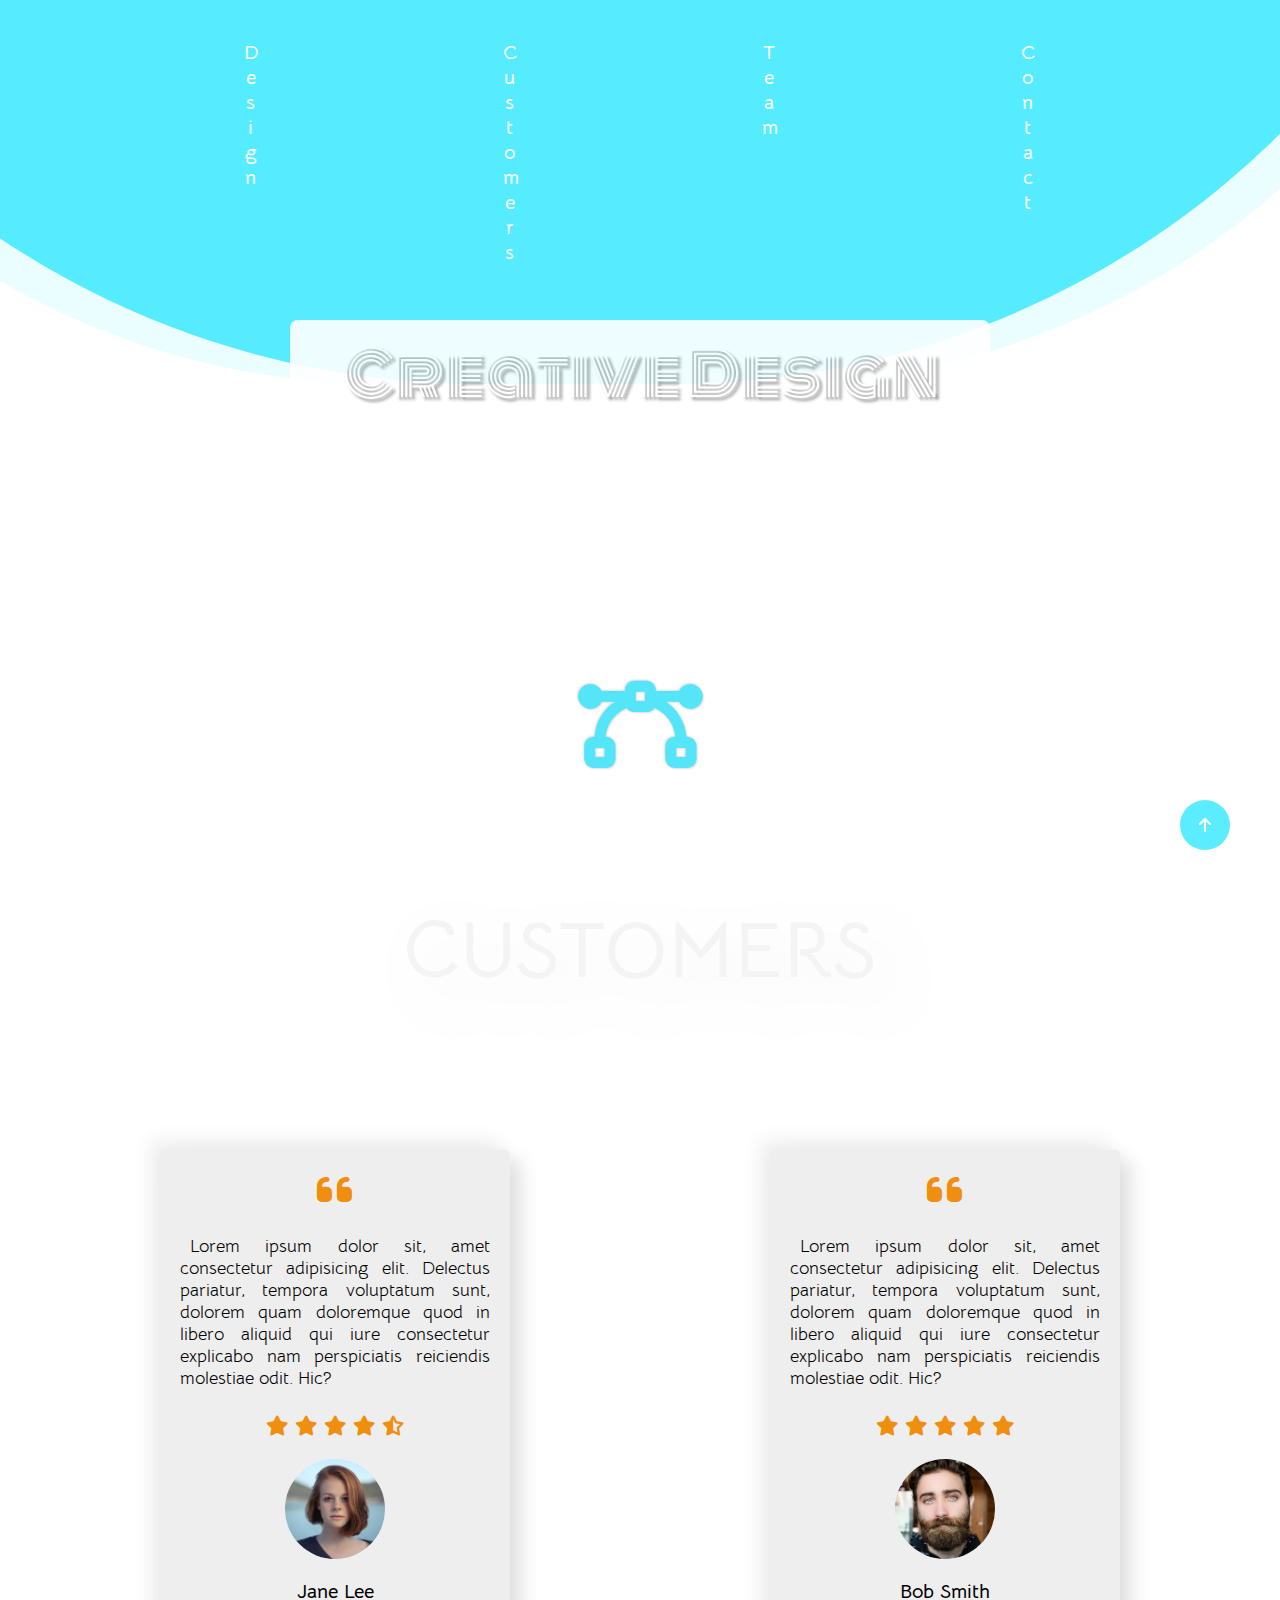
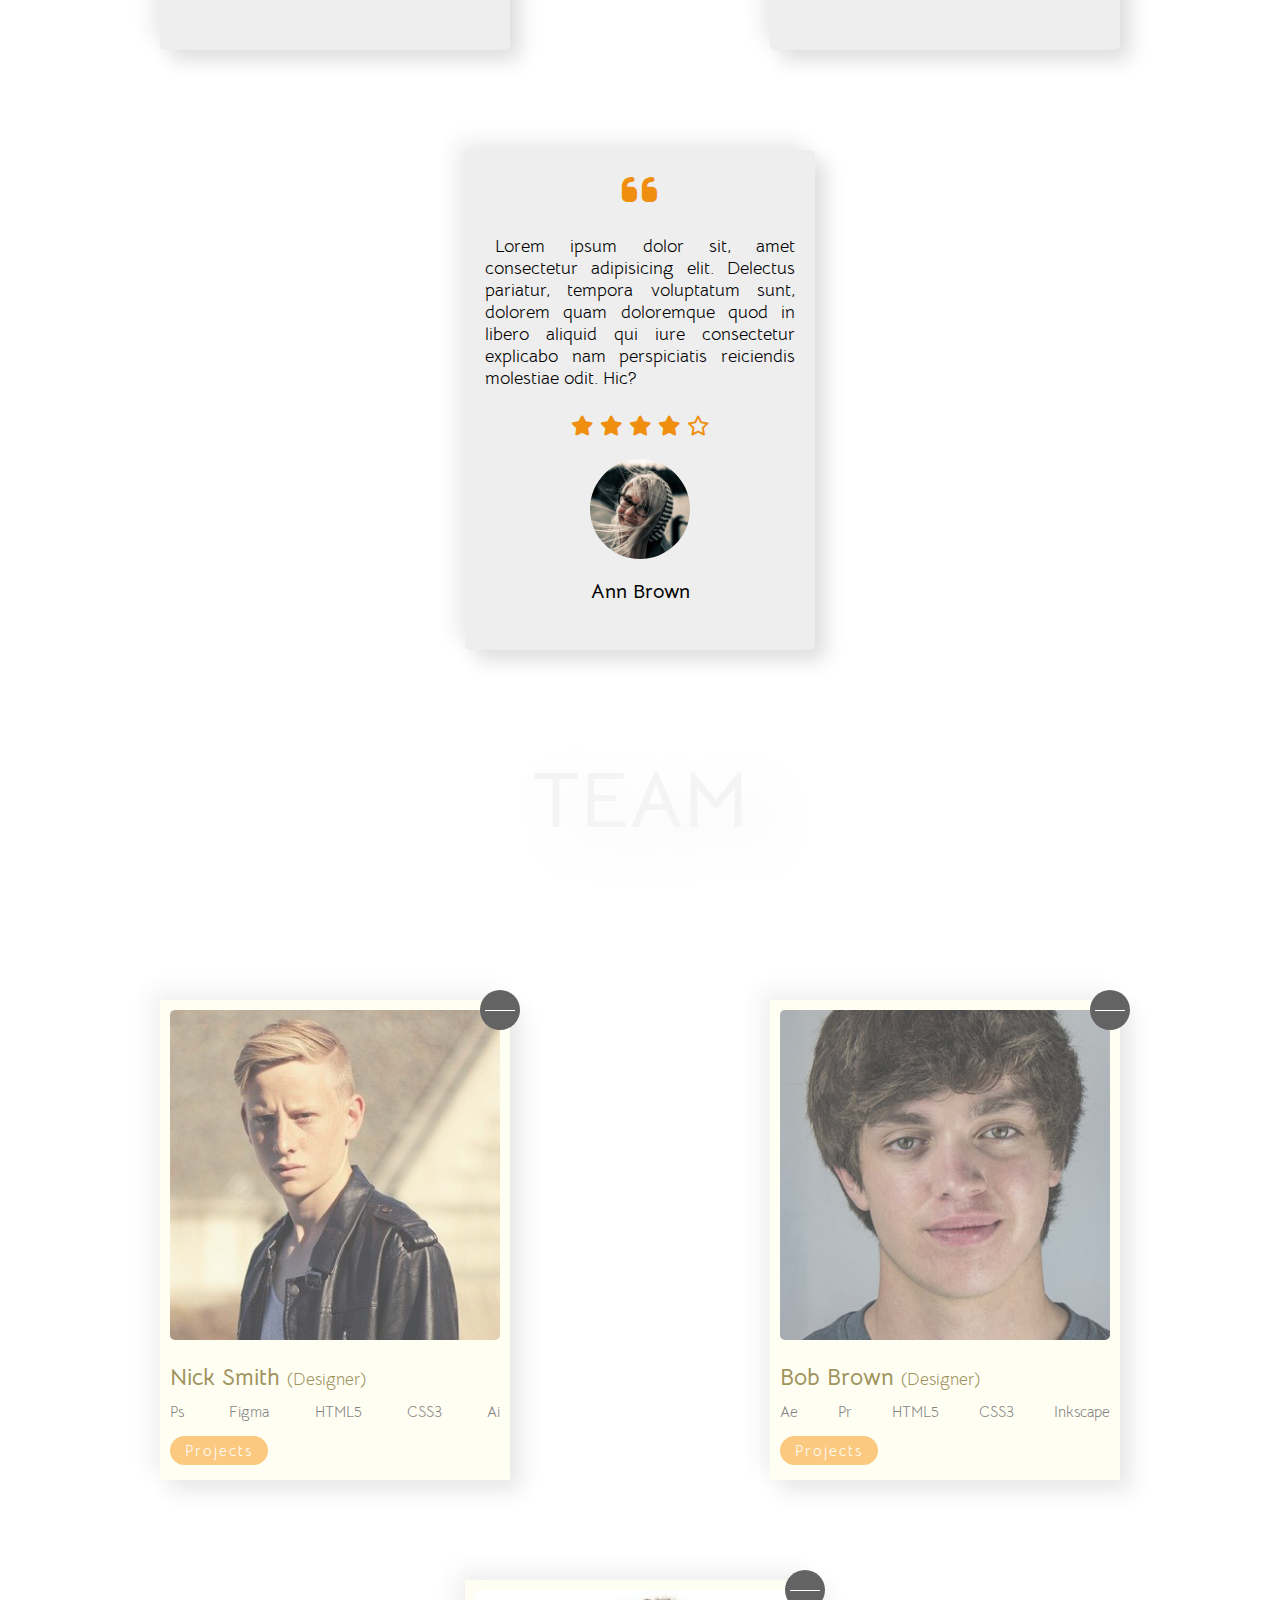
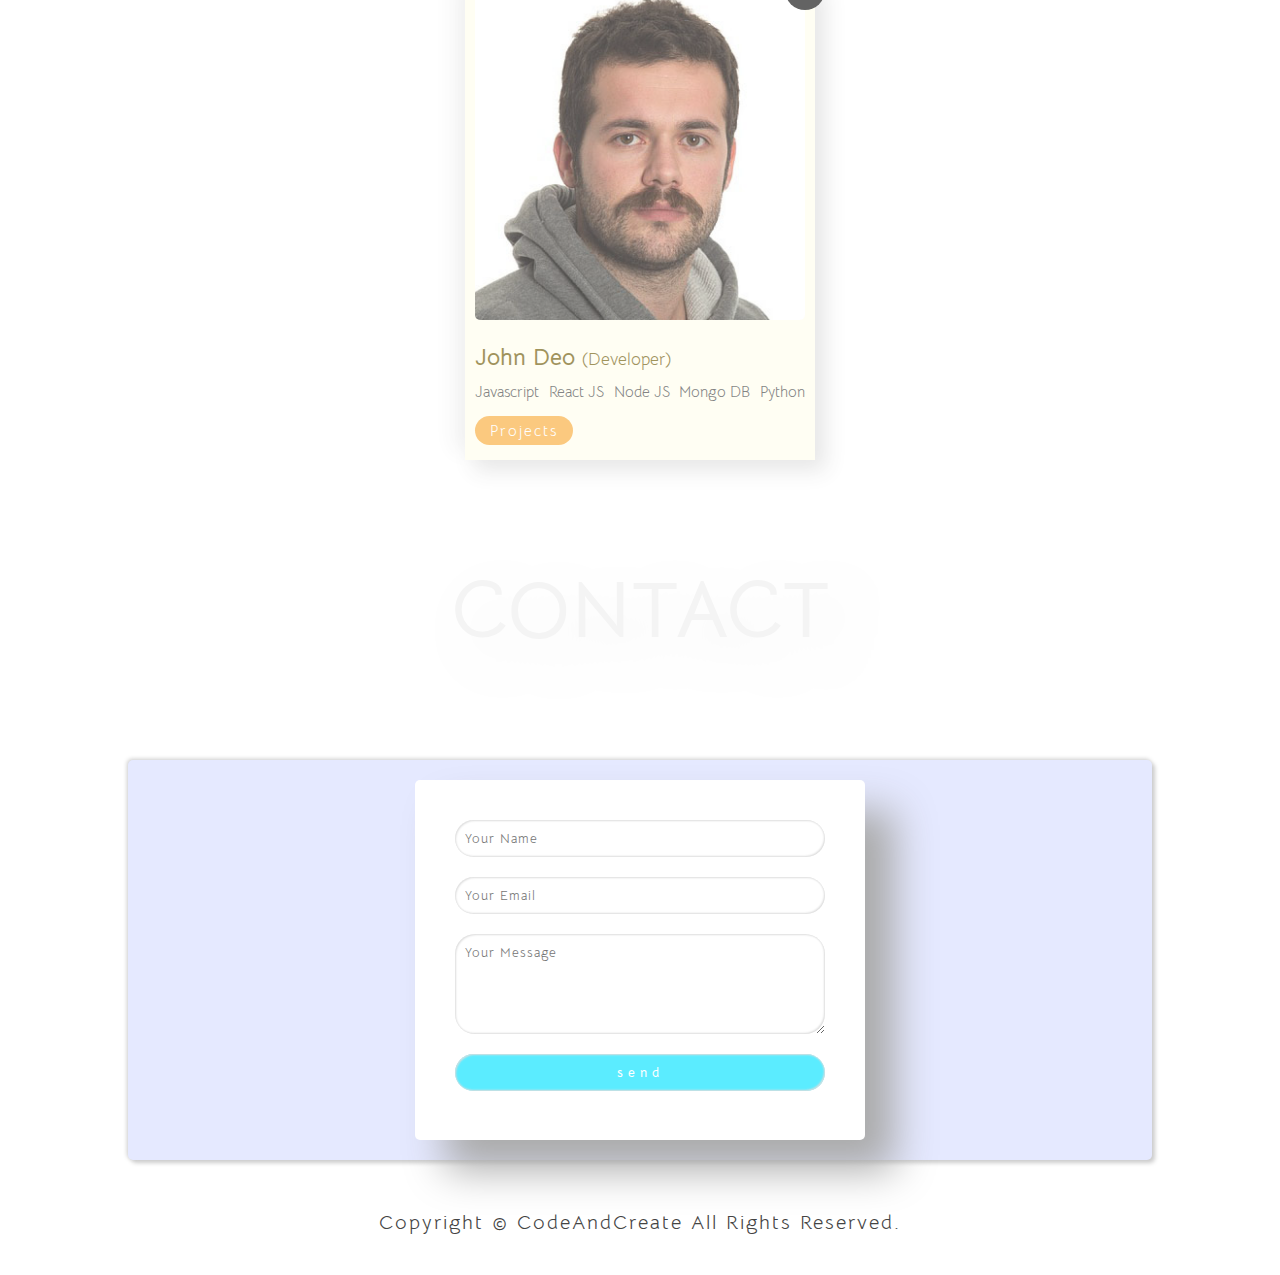
<file: creative-design/index.html>
<!DOCTYPE html>
<html lang="en">
  <head>
    <meta charset="UTF-8" />
    <meta http-equiv="X-UA-Compatible" content="IE=edge" />
    <meta name="viewport" content="width=device-width, initial-scale=1.0" />
    <title>Creative Design</title>
    <link rel="stylesheet" href="styles.css" />
    <link
      rel="stylesheet"
      href="https://cdnjs.cloudflare.com/ajax/libs/font-awesome/6.1.2/css/all.min.css"
    />
  </head>
  <body>
    <div class="container">
      <!-- Section-1 -->
      <section class="section-1" id="home">
        <nav class="navbar">
          <a href="#home" class="navbar-link">Design</a>
          <a href="#customers" class="navbar-link">Customers</a>
          <a href="#team" class="navbar-link">Team</a>
          <a href="#contact" class="navbar-link">Contact</a>
        </nav>
        <div class="floating-bg"></div>
        <h1 class="section-1-heading">Creative Design</h1>
        <div class="logo">
          <i class="fas fa-bezier-curve"></i>
        </div>
      </section>
      <!-- End of Section-1 -->

      <!-- Section-2 -->
      <section class="section-2" id="customers">
        <h1 class="section-heading">Customers</h1>
        <div class="customers-wrapper">
          <div class="customer">
            <i class="fas fa-quote-left"></i>
            <p class="customer-text">
              Lorem ipsum dolor sit, amet consectetur adipisicing elit. Delectus
              pariatur, tempora voluptatum sunt, dolorem quam doloremque quod in
              libero aliquid qui iure consectetur explicabo nam perspiciatis
              reiciendis molestiae odit. Hic?
            </p>
            <div class="customer-rating">
              <i class="fas fa-star"></i>
              <i class="fas fa-star"></i>
              <i class="fas fa-star"></i>
              <i class="fas fa-star"></i>
              <i class="fas fa-star-half-alt"></i>
            </div>
            <img
              src="images/customer-img-1.jpg"
              alt="customer-1"
              class="customer-img"
            />
            <h4 class="customer-name">Jane Lee</h4>
          </div>

          <div class="customer">
            <i class="fas fa-quote-left"></i>
            <p class="customer-text">
              Lorem ipsum dolor sit, amet consectetur adipisicing elit. Delectus
              pariatur, tempora voluptatum sunt, dolorem quam doloremque quod in
              libero aliquid qui iure consectetur explicabo nam perspiciatis
              reiciendis molestiae odit. Hic?
            </p>
            <div class="customer-rating">
              <i class="fas fa-star"></i>
              <i class="fas fa-star"></i>
              <i class="fas fa-star"></i>
              <i class="fas fa-star"></i>
              <i class="fas fa-star"></i>
            </div>
            <img
              src="images/customer-img-2.jpg"
              alt="customer-2"
              class="customer-img"
            />
            <h4 class="customer-name">Bob Smith</h4>
          </div>

          <div class="customer">
            <i class="fas fa-quote-left"></i>
            <p class="customer-text">
              Lorem ipsum dolor sit, amet consectetur adipisicing elit. Delectus
              pariatur, tempora voluptatum sunt, dolorem quam doloremque quod in
              libero aliquid qui iure consectetur explicabo nam perspiciatis
              reiciendis molestiae odit. Hic?
            </p>
            <div class="customer-rating">
              <i class="fas fa-star"></i>
              <i class="fas fa-star"></i>
              <i class="fas fa-star"></i>
              <i class="fas fa-star"></i>
              <i class="far fa-star"></i>
            </div>
            <img
              src="images/customer-img-3.jpg"
              alt="customer-3"
              class="customer-img"
            />
            <h4 class="customer-name">Ann Brown</h4>
          </div>
        </div>
      </section>
      <!-- End of Section-2 -->

      <!-- Section-3 -->
      <section class="section-3" id="team">
        <h1 class="section-heading">Team</h1>
        <div class="team-wrapper">
          <div class="team-member">
            <img
              src="images/team-member-1.jpg"
              alt="team-member-1"
              class="team-member-img"
            />
            <h2 class="team-member-name">Nick Smith <span>(Designer)</span></h2>
            <ul class="team-member-skills">
              <li>Ps</li>
              <li>Figma</li>
              <li>HTML5</li>
              <li>CSS3</li>
              <li>Ai</li>
            </ul>
            <a href="#" class="projects-btn">Projects</a>
            <div class="story-btn" title="My Story">
              <div class="story-btn-line"></div>
            </div>
            <div class="story">
              <h4 class="story-heading">About Me</h4>
              <p class="story-paragraph">
                Lorem ipsum dolor, sit amet consectetur adipisicing elit. Unde
                quia obcaecati laborum eos fuga ipsam quod porro sequi assumenda
                alias!
              </p>
            </div>
          </div>

          <div class="team-member">
            <img
              src="images/team-member-2.jpg"
              alt="team-member-2"
              class="team-member-img"
            />
            <h2 class="team-member-name">Bob Brown <span>(Designer)</span></h2>
            <ul class="team-member-skills">
              <li>Ae</li>
              <li>Pr</li>
              <li>HTML5</li>
              <li>CSS3</li>
              <li>Inkscape</li>
            </ul>
            <a href="#" class="projects-btn">Projects</a>
            <div class="story-btn" title="My Story">
              <div class="story-btn-line"></div>
            </div>
            <div class="story">
              <h4 class="story-heading">About Me</h4>
              <p class="story-paragraph">
                Lorem ipsum dolor, sit amet consectetur adipisicing elit. Unde
                quia obcaecati laborum eos fuga ipsam quod porro sequi assumenda
                alias!
              </p>
            </div>
          </div>

          <div class="team-member">
            <img
              src="images/team-member-3.jpg"
              alt="team-member-3"
              class="team-member-img"
            />
            <h2 class="team-member-name">John Deo <span>(Developer)</span></h2>
            <ul class="team-member-skills">
              <li>Javascript</li>
              <li>React JS</li>
              <li>Node JS</li>
              <li>Mongo DB</li>
              <li>Python</li>
            </ul>
            <a href="#" class="projects-btn">Projects</a>
            <div class="story-btn" title="My Story">
              <div class="story-btn-line"></div>
            </div>
            <div class="story">
              <h4 class="story-heading">About Me</h4>
              <p class="story-paragraph">
                Lorem ipsum dolor, sit amet consectetur adipisicing elit. Unde
                quia obcaecati laborum eos fuga ipsam quod porro sequi assumenda
                alias!
              </p>
            </div>
          </div>
        </div>
      </section>
      <!-- End of Section-3 -->

      <!-- Section-4 -->
      <section class="section-4" id="contact">
        <h1 class="section-heading">Contact</h1>
        <div class="form-container">
          <img src="images/form-img.png" alt="form img" class="form-img" />
          <form action="#" class="contact-form">
            <input type="text" placeholder="Your Name" />
            <input type="email" placeholder="Your Email" />
            <textarea placeholder="Your Message"></textarea>

            <input type="submit" value="send" />
          </form>
        </div>
        <p class="copyright">
          Copyright &copy; CodeAndCreate All Rights Reserved.
        </p>
      </section>
      <!-- End of Section-4 -->

      <a href="#home" class="scroll-up-btn">
        <i class="fas fa-arrow-up"></i>
      </a>
    </div>
    <script src="script.js"></script>
  </body>
</html>
</file>
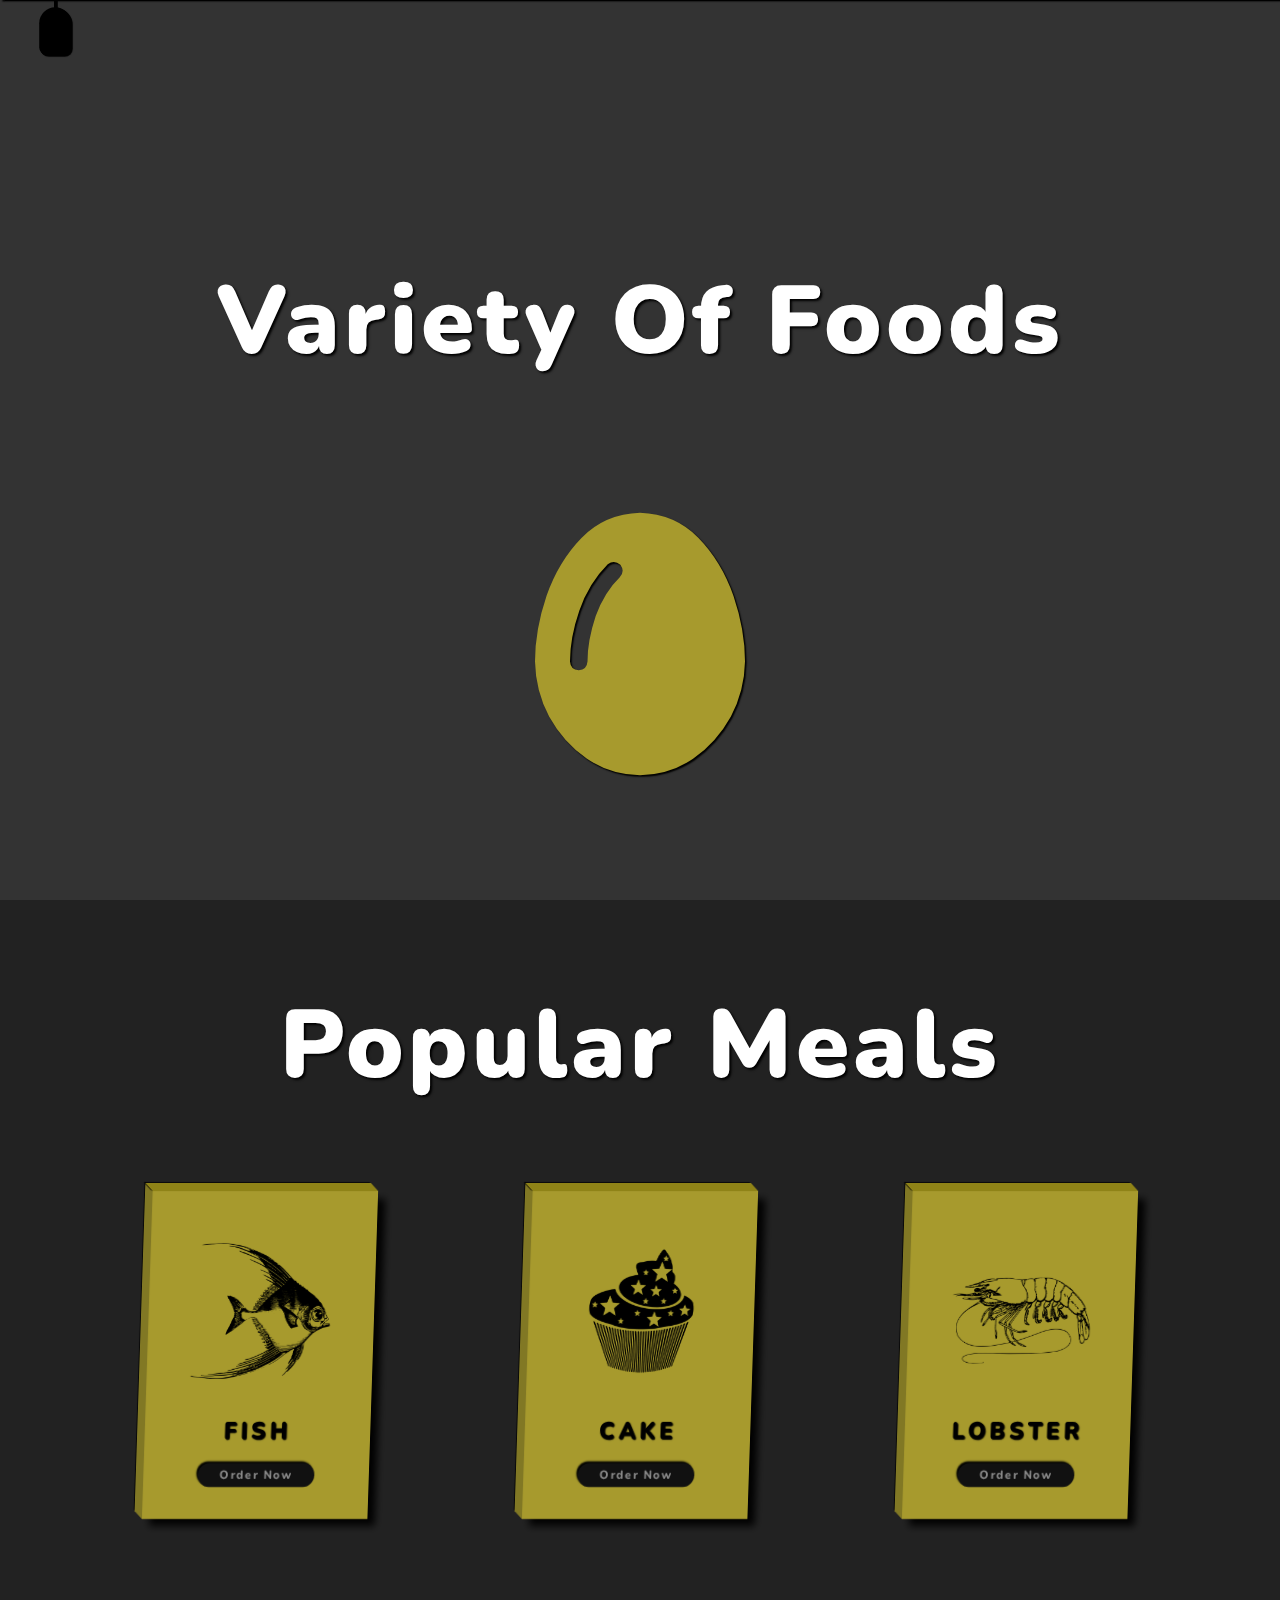
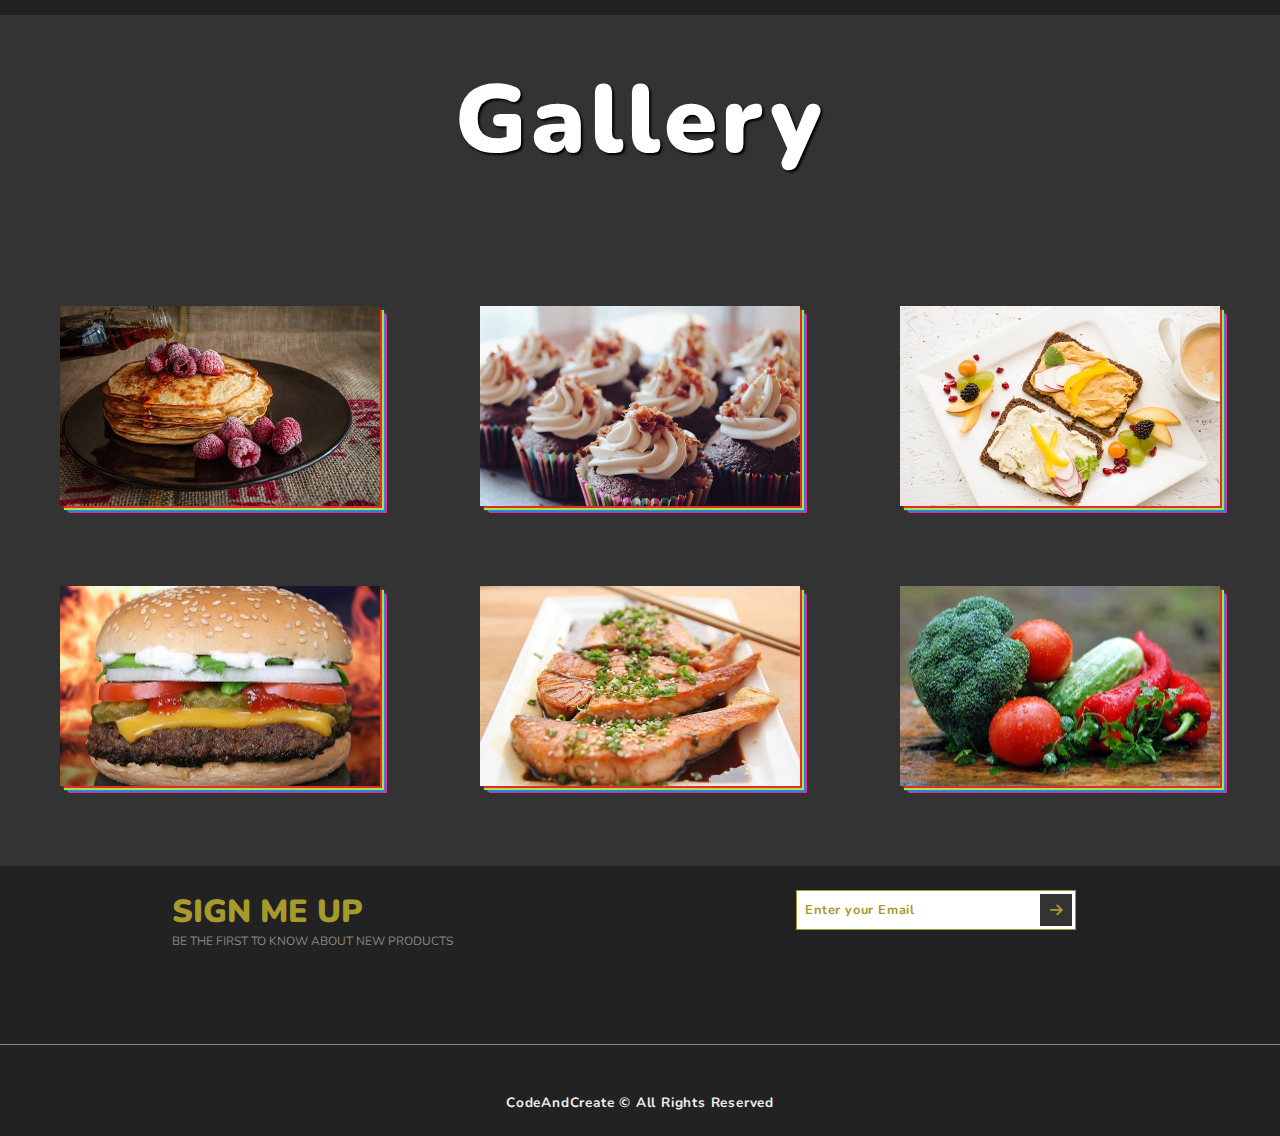
<file: food-website/index.html>
<!DOCTYPE html>
<html lang="en">
  <head>
    <meta charset="UTF-8" />
    <meta http-equiv="X-UA-Compatible" content="IE=edge" />
    <meta name="viewport" content="width=device-width, initial-scale=1.0" />
    <title>Foods</title>
    <link rel="stylesheet" href="styles.css" />
    <link
      rel="stylesheet"
      href="https://cdnjs.cloudflare.com/ajax/libs/font-awesome/6.1.2/css/all.min.css"
    />
  </head>
  <body>
    <!-- Navbar -->
    <div class="navbar target">
        <a href="#" class="navbar-link">
            <i class="fas fa-home"></i>
            <span>Home</span>
        </a>

        <a href="#" class="navbar-link">
            <i class="fas fa-utensils"></i>
            <span>Meals</span>
        </a>

        <a href="#" class="navbar-link">
            <i class="fas fa-hamburger"></i>
            <span>Burger</span>
        </a>

        <a href="#" class="navbar-link">
            <i class="fas fa-pizza-slice"></i>
            <span>Pizza</span>
        </a>

        <a href="#" class="navbar-link">
            <i class="fas fa-blender-phone"></i>
            <span>Contact</span>
        </a>
    </div>
    <div class="menu target"></div>
    <!-- End of Navbar -->

    <div class="" container>
      <!-- Section-1 -->
      <section class="section-1">
        <h1 class="section-heading">Variety of Foods</h1>

        <div class="section-1-icons">
          <i class="fas fa-egg change"></i>
          <i class="fas fa-stroopwafel"></i>
          <i class="fas fa-cheese"></i>
          <i class="fas fa-hotdog"></i>
          <i class="fas fa-drumstick-bite"></i>
          <i class="fas fa-apple-alt"></i>
          <i class="fas fa-ice-cream"></i>
          <i class="fas fa-fish"></i>
          <i class="fas fa-cookie"></i>
          <i class="fas fa-seedling"></i>
        </div>
      </section>
      <!-- End of Section-1 -->

      <!-- Section-2 -->
      <section class="section-2"">
        <h1 class="section-heading">Popular Meals</h1>
        <div class="cards-container">
            <div class="card">
                <img src="images/card-img-1.png" alt="Fish" class="card-img">
                <h3 class="card-name">Fish</h3>
                <button class="card-btn">Order Now</button>
            </div>

            <div class="card">
                <img src="images/card-img-2.png" alt="Cake" class="card-img">
                <h3 class="card-name">Cake</h3>
                <button class="card-btn">Order Now</button>
            </div>

            <div class="card">
                <img src="images/card-img-3.png" alt="Lobster" class="card-img">
                <h3 class="card-name">Lobster</h3>
                <button class="card-btn">Order Now</button>
            </div>
        </div>
      </section>
      <!-- End of Section-2-->

      <!-- Section-3 -->
      <section class="section-3">
        <h1 class="section-heading">Gallery</h1>
        <div class="gallery">
            <a href="#" class="gallery-link" title="Order Now">
                <img src="images/gallery-img-1.jpg" alt="gallery-img-1" class="food-img">
                <h3 class="food-name">PanCakes</h3>
                <p class="food-description">Lorem ipsum dolor sit amet consectetur adipisicing elit. Autem, laborum. Lorem ipsum dolor sit, amet consectetur adipisicing elit. Eius, facere! Lorem ipsum dolor sit, amet consectetur adipisicing.</p>
            </a>

              <a href="#" class="gallery-link" title="Order Now">
                <img src="images/gallery-img-2.jpg" alt="gallery-img-2" class="food-img">
                <h3 class="food-name">Cup Cakes</h3>
                <p class="food-description">Lorem ipsum dolor sit amet consectetur adipisicing elit. Lorem ipsum dolor sit amet consectetur adipisicing elit. In, impedit. Vero, perferendis! Lorem, ipsum dolor sit amet consectetur adipisicing.</p>
            </a>

              <a href="#" class="gallery-link" title="Order Now">
                <img src="images/gallery-img-3.jpg" alt="gallery-img-3" class="food-img">
                <h3 class="food-name">Sandwich</h3>
                <p class="food-description">Lorem ipsum dolor, sit amet consectetur adipisicing elit. Minus, ex. Lorem ipsum dolor sit amet consectetur adipisicing elit. Error, quidem! Lorem ipsum dolor, sit amet consectetur adipisicing.</p>
            </a>

              <a href="#" class="gallery-link" title="Order Now">
                <img src="images/gallery-img-4.jpg" alt="gallery-img-4" class="food-img">
                <h3 class="food-name">Ham Burger</h3>
                <p class="food-description">Lorem ipsum dolor, sit amet consectetur adipisicing elit. Consectetur, Lorem ipsum dolor sit amet consectetur adipisicing elit. Adipisci, ab. ut. Lorem ipsum dolor, sit amet consectetur adipisicing.</p>
            </a>

              <a href="#" class="gallery-link" title="Order Now">
                <img src="images/gallery-img-5.jpg" alt="gallery-img-5" class="food-img">
                <h3 class="food-name">Salmon</h3>
                <p class="food-description">Lorem ipsum dolor sit amet consectetur adipisicing elit. Nam, Lorem ipsum dolor sit amet consectetur adipisicing elit. Voluptatibus, esse? impedit! Lorem ipsum dolor sit amet, consectetur adipisicing.</p>
            </a>

            <a href="#" class="gallery-link" title="Order Now">
                <img src="images/gallery-img-6.jpg" alt="gallery-img-6" class="food-img">
                <h3 class="food-name">Vegetables</h3>
                <p class="food-description">Lorem ipsum dolor sit amet, consectetur adipisicing elit. Velit, corrupti. Lorem ipsum, dolor sit amet consectetur adipisicing elit. Voluptatibus, eos. Lorem ipsum dolor sit amet, consectetur adipisicing.</p>
            </a>
        </div>
      </section>
      <!-- End of Section-3 -->

      <!-- Section-4-->
      <section class="section-4">
        <div class="section-4-text">
            <h2 class="section-4-heading">Sign Me Up</h2>
            <p class="section-4-paragraph">
                Be the first to know about new products
            </p>
        </div>
        <form action="" class="signup-form">
            <input type="email" class="signup-form-input" placeholder="Enter your Email">
            <button class="signup-form-btn">
                <i class="fas fa-arrow-right"></i>
            </button>
        </form>
        <p class="copyright">
            CodeAndCreate &copy; All Rights Reserved
        </p>
      </section>
      <!-- End of Section-4 -->
    </div>
    <script src="script.js"></script>
  </body>
</html>
</file>
<file: creative-design/styles.css>
/* Common Styles */
@import url("https://fonts.googleapis.com/css2?family=Bellota+Text:wght@300;400;700&family=Monoton&display=swap");

* {
  margin: 0;
  padding: 0;
  box-sizing: border-box;
  text-decoration: none;
  list-style-type: none;
  outline: none;
  font-family: "Bellota Text", cursive;
  font-weight: 400;
}

html {
  font-size: 62.5%;
  scroll-behavior: smooth;
}
.container {
  width: 100%;
  overflow-x: hidden;
}

.section-heading {
  font-size: 10rem;
  font-weight: bold;
  text-transform: uppercase;
  color: #999;
  text-align: center;
  opacity: 0.1;
  text-shadow: 2rem 2rem 4rem #aaa;
}

/* End of Common Styles */

/* Section-1 */
.section-1 {
  width: 100%;
  height: 100vh;
  background-color: #fff;
  position: relative;
}
.floating-bg {
  width: 150vw;
  height: 150vw;
  background-color: rgba(50, 231, 255, 0.8);
  position: absolute;
  top: -125vw;
  left: calc(50% - 80vw);
  border-radius: 45%;
  animation: rotate 30s infinite;
}
.floating-bg::before {
  content: "";
  width: 100%;
  height: 100%;
  background-color: rgba(50, 231, 255, 0.1);
  position: absolute;
  top: 0;
  left: 0;
  border-radius: 40%;
  animation: rotate 30s infinite;
}

@keyframes rotate {
  0% {
    transform: rotate(0);
  }
  100% {
    transform: rotate(360deg);
  }
}
.navbar {
  position: relative;
  z-index: 20;
  top: 4rem;
  display: flex;
  justify-content: space-evenly;
}
.navbar-link {
  font-size: 2.2rem;
  font-weight: 700;
  letter-spacing: 0.2rem;
  color: #fff;
  width: 1.5rem;
  height: 25rem;
  word-wrap: break-word;
  text-align: center;
  transition: all 0.5s;
}
.navbar-link:hover {
  width: 15rem;
  background-color: rgba(255, 255, 255, 0.2);
  transition: all 2.5s;
}
.section-1-heading {
  font-size: 8rem;
  font-family: "Monoton";
  position: absolute;
  top: 18vw;
  left: 50%;
  transform: translateX(-50%);
  text-shadow: 0.3rem 0.3rem 0.3rem #888;
  color: #fff;
  background-color: #fff;
  width: 85rem;
  text-align: center;
  padding: 0.8rem 1.6rem;
  border-radius: 0.8rem;
  opacity: 0.9;
}
.logo {
  position: absolute;
  top: 70%;
  left: 50%;
  transform: translateX(-50%);
}
.logo i {
  font-size: 15rem;
  color: rgba(50, 231, 255, 0.8);
  text-shadow: 0.1rem 0.1rem 0.2rem #ddd, -0.1rem -0.1rem 0.2rem #ddd;
}
/* End of Section-1 */

/* Section-2 */
.section-2 {
  width: 100%;
  height: 100vh;
  display: flex;
  flex-direction: column;
  justify-content: space-around;
}

.customers-wrapper {
  display: flex;
  justify-content: space-evenly;
  align-items: center;
  height: 70%;
}

.customer {
  width: 35rem;
  height: 50rem;
  background-color: #eee;
  display: flex;
  flex-direction: column;
  align-items: center;
  border-radius: 0.5rem;
  padding: 2rem;
  box-shadow: 1rem 1rem 2rem #ddd, -1rem -1rem 2rem #eee;
  transition: box-shadow 0.5s;
}
.customer:hover {
  box-shadow: 2rem 2rem 3rem #ddd, -2rem -2rem 3rem #eee;
}

.customer:first-child {
  align-self: flex-end;
}
.customer:last-child {
  align-self: flex-start;
}

.fa-quote-left {
  font-size: 4rem;
  color: #f08e0f;
}

.customer-text {
  font-size: 1.8rem;
  margin: 2.5rem 0;
  text-align: justify;
}
.customer-text::first-letter {
  margin-left: 1rem;
}
.customer-rating {
  font-size: 2rem;
  color: #f08e0f;
}
.customer-img {
  width: 10rem;
  height: 10rem;
  object-fit: cover;
  margin: 2rem 0;
  border-radius: 50%;
}
.customer-name {
  font-size: 2rem;
  font-weight: 700;
}
/* End of Section-2*/

/* Section-3 */
.section-3 {
  width: 100%;
  height: 100vh;
  display: flex;
  flex-direction: column;
  justify-content: space-between;
  padding: 5rem 0;
}

.team-wrapper {
  display: flex;
  justify-content: space-evenly;
  align-items: center;
  height: 70%;
}

.team-member {
  width: 35rem;
  background-color: #fffeee;
  padding: 1rem 1rem 2rem 1rem;
  box-shadow: 1rem 1rem 2rem #ddd, -1rem -1rem 2rem #eee;
  position: relative;
  opacity: 0.7;
  transition: opacity 0.5s;
}
.team-member:hover {
  opacity: 1;
}
.team-member:first-child {
  align-self: flex-start;
}
.team-member:last-child {
  align-self: flex-end;
}
.team-member-img {
  width: 100%;
  border-radius: 0.5rem;
}
.team-member-name {
  font-size: 2.3rem;
  font-weight: 700;
  color: #796717;
  margin-top: 2rem;
}
.team-member-name span {
  font-size: 1.7rem;
}
.team-member-skills {
  display: flex;
  justify-content: space-between;
  margin: 1rem 0 2rem 0;
}
.team-member-skills li {
  font-size: 1.5rem;
  color: #505050;
}
.projects-btn {
  background-color: #fab34a;
  color: #fff;
  padding: 0.5rem 1.5rem;
  border-radius: 5rem;
  font-size: 1.5rem;
  letter-spacing: 0.2rem;
}

.story-btn {
  width: 4rem;
  height: 4rem;
  background-color: #222;
  position: absolute;
  top: -1rem;
  right: -1rem;
  border-radius: 5rem;
  display: flex;
  align-items: center;
  padding: 0.5rem;
  cursor: pointer;
  z-index: 50;
  transition: transform 0.5s;
}

.change.story-btn {
  transform: rotate(405deg);
}
.story-btn-line {
  width: 100%;
  height: 0.1rem;
  background-color: #ffff;
}

.story {
  width: 100%;
  height: 100%;
  background-color: rgba(253, 69, 69, 0.9);
  position: absolute;
  top: 0;
  left: 0;
  display: flex;
  flex-direction: column;
  justify-content: center;
  align-items: center;
  padding: 2rem;
  transform: scale(0);
  transform-origin: top right;
  border-radius: 50rem 0 50rem 50rem;
  transition: all 0.5s;
}
.change.story {
  transform: scale(1);
  border-radius: 0;
}
.story-heading {
  font-size: 4rem;
  font-weight: 700;
  color: #fff;
  margin-bottom: 2rem;
}

.story-paragraph {
  font-size: 1.8rem;
  color: #eee;
  text-align: justify;
  letter-spacing: 0.1rem;
  text-indent: 2rem;
}
/* End of Section-3 */

/* Section-4 */
.section-4 {
  width: 100%;
  height: 100vh;
  display: flex;
  flex-direction: column;
  justify-content: space-around;
  align-items: center;
}

.form-container {
  width: 80%;
  height: 50%;
  background-color: #e5e9ff;
  display: flex;
  align-items: center;
  justify-content: space-evenly;
  box-shadow: 0.3rem 0.3rem 0.4rem #ccc, -0.1rem -0.1rem 0.4rem #ccc;
  border-radius: 0.5rem;
  perspective: 100rem;
}
.form-img {
  width: 54rem;
  background-color: rgba(50, 231, 255, 0.8);
  padding: 5rem;
  opacity: 0.8;
  box-shadow: -3rem 3rem 4rem #aaa;
  border-radius: 0.5rem;
  transform: rotateY(20deg);
  transition: all 0.5s;
}
.form-img:hover {
  transform: translateY(-2rem) rotateY(20deg);
  box-shadow: -5rem 5rem 7rem #aaa;
}
.contact-form {
  width: 45rem;
  background-color: #fff;
  display: flex;
  flex-direction: column;
  padding: 3rem;
  border-radius: 0.5rem;
  box-shadow: 3rem 3rem 4rem #aaa;
  transform: rotateY(-20deg);
  transition: all 0.5s;
}
.contact-form:hover {
  transform: translateY(-2rem) rotateY(-20deg);
  box-shadow: 5rem 5rem 7rem #aaa;
}

.contact-form input,
.contact-form textarea {
  margin: 1rem;
  padding: 1rem;
  font-size: 1.3rem;
  letter-spacing: 0.1rem;
  border: none;
  border-radius: 2rem;
  box-shadow: inset 0.1rem 0.1rem 0.2rem #ddd, inset -0.1rem -0.1rem 0.2rem #ddd;
}
.contact-form textarea {
  max-height: 15rem;
  min-height: 10rem;
  max-width: 100%;
  min-width: 70%;
}

.contact-form input[type="submit"] {
  background-color: rgba(50, 231, 255, 0.8);
  color: #fff;
  font-weight: bolder;
  letter-spacing: 0.5rem;
  cursor: pointer;
  transition: background-color 0.5s;
}
.contact-form input[type="submit"]:hover {
  background-color: #32e7ff;
}
.copyright {
  font-size: 2rem;
  letter-spacing: 0.2rem;
  color: #444;
  margin-top: 5rem;
}
/* End of Section-4 */

.scroll-up-btn {
  width: 5rem;
  height: 5rem;
  background-color: rgba(50, 231, 255, 0.8);
  position: fixed;
  bottom: 5rem;
  right: 5rem;
  border-radius: 50%;
  font-size: 1.6rem;
  color: #fff;
  display: flex;
  justify-content: center;
  align-items: center;
  transition: background-color 0.5s;
}
.scroll-up-btn:hover {
  background-color: #32e7ff;
}

/* Responsive */
@media (max-width: 1400px) {
  .floating-bg {
    top: -120vw;
  }
  .section-1-heading {
    font-size: 6rem;
    top: 25vw;
    width: 70rem;
  }
  .navbar-link {
    font-size: 2rem;
    height: 22rem;
  }
  .logo {
    top: 75%;
  }
  .logo i {
    font-size: 10rem;
  }
  .section-heading {
    font-size: 8rem;
    margin-bottom: 10rem;
  }
  .section-2 {
    height: auto;
  }
  .customers-wrapper {
    flex-wrap: wrap;
  }
  .customer {
    margin: 5rem 10rem;
  }
  .section-3 {
    height: auto;
  }
  .team-wrapper {
    flex-wrap: wrap;
  }
  .team-member {
    margin: 5rem 10rem;
  }
  .section-4 {
    height: auto;
  }
  .form-container {
    height: 40rem;
  }
  .form-img {
    display: none;
  }
  .contact-form {
    height: 90%;
    transform: translateY(0);
  }
  .contact-form:hover {
    transform: translateY(-1rem);
  }
  .copyright {
    margin: 5rem 0 4rem 0;
  }
}

@media (max-width: 1150px) {
  .floating-bg {
    top: -110vw;
  }
  .section-1-heading {
    font-size: 5rem;
    top: 30vw;
    width: 60rem;
  }
  .logo i {
    font-size: 9rem;
  }
}
@media (max-width: 950px) {
  .floating-bg {
    top: -100vw;
  }
  .section-1-heading {
    top: 40vw;
  }
  .navbar {
    justify-content: space-around;
  }
}
@media (max-width: 750px) {
  html {
    font-size: 50%;
  }
  .floating-bg {
    top: -90vw;
  }
  .section-1-heading {
    top: 48vw;
  }
  .section-heading {
    margin-bottom: 5rem;
  }
}
@media (max-width: 550px) {
  html {
    font-size: 45%;
  }
  .floating-bg {
    top: -70vw;
  }
  .section-1-heading {
    top: 35rem;
    width: 42rem;
    font-size: 3.5rem;
  }
  .section-heading {
    font-size: 6rem;
  }
  .customer {
    margin: 5rem 0;
  }
  .team-member {
    margin: 5rem 0;
  }
  .section-4 {
    height: auto;
  }

  .form-container {
    background-color: transparent;
    box-shadow: none;
  }
  .contact-form {
    box-shadow: 1rem 1rem 2rem #aaa;
  }
  .contact-form:hover {
    box-shadow: 2rem 2rem 3rem #aaa;
  }
  .copyright {
    font-size: 1.8rem;
    margin: 5rem;
    text-align: center;
  }
  .scroll-up-btn {
    bottom: 2rem;
    right: 2rem;
  }
}
/* End of Responsive */
</file>
<file: food-website/styles.css>
@import url("https://fonts.googleapis.com/css2?family=Nunito:wght@200;300;400;500;600;700;800;900&display=swap");

/*Common styles*/
* {
  margin: 0;
  padding: 0;
  box-sizing: border-box;
  text-decoration: none;
  outline: none;
  font-family: "Nunito", sans-serif;
  font-weight: 400;
}

html {
  font-size: 62.5%;
}
/*End of common styles*/

/* Navbar */
.navbar {
  width: 100%;
  height: 14rem;
  background-color: #000;
  position: fixed;
  top: -14rem;
  z-index: 100;
  display: flex;
  justify-content: center;
  align-items: center;
  box-shadow: 0.2rem 0.2rem 0.2rem #000;
  transition: top 0.4s;
}
.navbar.change {
  top: 0;
  transition: top 0.4s 0.2s;
}
.navbar-link {
  color: #aaa;
  margin: 0 4rem;
  display: flex;
  flex-direction: column;
  justify-content: center;
  align-items: center;
  opacity: 0;
  transition: color 0.3s;
}
.change .navbar-link {
  opacity: 1;
}

.change .navbar-link:nth-child(1) {
  transition: opacity 0.4s 0.5s;
}
.change .navbar-link:nth-child(2) {
  transition: opacity 0.4s 0.6s;
}
.change .navbar-link:nth-child(3) {
  transition: opacity 0.4s 0.7s;
}
.change .navbar-link:nth-child(4) {
  transition: opacity 0.4s 0.8s;
}
.change .navbar-link:nth-child(5) {
  transition: opacity 0.4s 0.9s;
}

.navbar-link:hover {
  color: #fff;
}
.navbar-link i {
  font-size: 7rem;
}
.navbar-link span {
  font-size: 2.5rem;
  font-weight: 900;
  letter-spacing: 0.5rem;
  margin-top: 0.5rem;
}
.menu {
  width: 4rem;
  height: 6rem;
  background-color: #000;
  position: fixed;
  top: 1rem;
  left: 5rem;
  border-radius: 30rem 30rem 15rem 15rem;
  box-shadow: 0.1rem 0.1rem 0.1rem #000, -0.1rem -0.1rem #000;
  cursor: pointer;
  z-index: 100;
  transition: top 0.4s 0.2s;
}
.menu.change {
  top: 15rem;
  transition: top 0.4s;
}

.menu::before {
  content: "";
  width: 0.3rem;
  height: 15rem;
  background-color: #000;
  position: absolute;
  top: -15rem;
  left: calc(45%);
  box-shadow: 0.1rem 0.1rem #000;
}
/* End of Navbar */

/*Section-1*/
.section-1 {
  width: 100%;
  height: 100vh;
  background-color: #333;
  display: flex;
  flex-direction: column;
  align-items: center;
  justify-content: space-evenly;
}
.section-heading {
  font-size: 12rem;
  font-weight: 900;
  color: #fff;
  text-align: center;
  text-transform: capitalize;
  letter-spacing: 0.5rem;
  text-shadow: 0.3rem 0.3rem 0.3rem #000;
}
.section-1-icons i {
  font-size: 35rem;
  color: #a79a2d;
  position: absolute;
  transform: translate(-50%, -50%) scale(0);
  text-shadow: 0.2rem 0.2rem 0.2rem #000;
  transition: transform 0.3s;
}
.section-1-icons i.change {
  transform: translate(-50%, -50%) scale(1);
  transition: transform 0.3s;
}
/*Section-1*/

/*Section-2*/
.section-2 {
  width: 100%;
  height: 100vh;
  background-color: #222;
  display: flex;
  flex-direction: column;
  justify-content: space-between;
  padding: 10rem 0rem;
}
.cards-container {
  display: flex;
  justify-content: space-evenly;
}
.card {
  width: 30rem;
  background-color: #a79a2d;
  padding: 4rem;
  display: flex;
  flex-direction: column;
  justify-content: space-between;
  align-items: center;
  box-shadow: 1rem 1rem 1rem #000;
  position: relative;
  transform: rotateY(20deg) skewX(-2deg);
  transition: transform 0.5s, box-shadow 0.5s;
}
.card:hover {
  transform: rotateY(20deg) skewX(-2deg) translateY(-3rem);
  box-shadow: 2rem 2rem 2rem #000;
}
.card::before {
  content: "";
  height: 100%;
  width: 1rem;
  background-color: #817824;
  position: absolute;
  top: 0;
  left: -1rem;
  transform: skewY(45deg);
  transform-origin: right;
  box-shadow: -0.1rem -0.1rem 0.1rem #000;
}
.card::after {
  content: "";
  height: 1rem;
  width: 100%;
  background-color: #8f8317;
  position: absolute;
  top: -1rem;
  left: 0;
  transform: skewX(45deg);
  transform-origin: bottom;
  box-shadow: -0.1rem -0.1rem 0.1rem #000;
}

.card-img {
  width: 100%;
}

.card-name {
  font-size: 3rem;
  font-weight: 900;
  text-transform: uppercase;
  letter-spacing: 0.5rem;
  color: #000;
  margin: 2rem 0;
  text-shadow: 0.15rem 0.15rem 0.15rem #000;
}
.card-btn {
  width: 70%;
  background-color: #111;
  color: #888;
  border: none;
  border-radius: 5rem;
  font-size: 1.5rem;
  font-weight: 800;
  letter-spacing: 0.2rem;
  text-transform: capitalize;
  padding: 0.5rem 0;
  cursor: pointer;
  box-shadow: -0.2rem -0.2rem 0.2rem #000;
}
/*Section-2*/

/*Section-3*/
.section-3 {
  background-color: #333;
  padding: 5rem 0;
}
.gallery {
  display: flex;
  flex-wrap: wrap;
  align-items: center;
  justify-content: space-evenly;
  margin-top: 10rem;
}

.gallery-link {
  position: relative;
  margin: 2rem 1rem;
}

.gallery-link::before {
  content: "";
  position: absolute;
  top: 2vw;
  left: 80%;
  width: 0.2rem;
  height: 0;
  background-color: #fff;
  z-index: 10;
  transition: height 0.5s;
}
.gallery-link:hover::before {
  height: 80%;
}
.gallery-link::after {
  content: "";
  position: absolute;
  top: 30%;
  left: 2rem;
  width: 0;
  height: 0.2rem;
  background-color: #fff;
  transition: width 0.5s;
}
.gallery-link:hover::after {
  width: 90%;
}

.food-img {
  width: 28vw;
  height: 15vw;
  object-fit: cover;
  box-shadow: 0.3rem 0.3rem 0.1rem #e92929, 0.5rem 0.5rem 0.1rem #a2e946,
    0.7rem 0.7rem 0.1rem #297ce9, 0.9rem 0.9rem 0.1rem #e92999;
  transition: all 0.5s;
}
.gallery-link:hover .food-img {
  box-shadow: 0.9rem 0.9rem 0.1rem #e92929, 1.5rem 1.5rem 0.1rem #a2e946,
    2.1rem 2.1rem 0.1rem #297ce9, 2.7rem 2.7rem 0.1rem #e92999;
  filter: blur(0.3rem);
  opacity: 0.5;
  transform: scale(1.02);
}
.food-name {
  position: absolute;
  top: 3rem;
  left: 3rem;
  font-size: 2rem;
  font-weight: 700;
  text-transform: uppercase;
  letter-spacing: 0.1rem;
  color: #fff;
  width: 0;
  overflow: hidden;
  transition: width 0.3s;
}
.gallery-link:hover .food-name {
  width: 100%;
  transition: width 1.5s 0.5s;
}
.food-description {
  position: absolute;
  bottom: 3vw;
  left: 2rem;
  width: 70%;
  font-size: 1.5rem;
  font-weight: 300;
  letter-spacing: 0.1rem;
  color: #fff;
  opacity: 0;
  visibility: hidden;
  transition: opacity 0.3s;
}
.gallery-link:hover .food-description {
  opacity: 1;
  visibility: visible;
  transition: opacity 1s 1s;
}
/*Section-3*/

/*Section-4*/
.section-4 {
  width: 100%;
  height: 30vh;
  background-color: #222;
  display: flex;
  justify-content: space-around;
  align-items: flex-start;
  padding: 3rem 0;
  position: relative;
}
.section-4-text {
  text-transform: uppercase;
}
.section-4-heading {
  font-size: 4rem;
  font-weight: 900;
  color: #a79a2d;
}
.section-4-paragraph {
  font-size: 1.5rem;
  color: #888;
}
.signup-form {
  display: flex;
  align-items: center;
}
.signup-form-input {
  width: 35rem;
  height: 5rem;
  padding: 1rem;
  border: 0.2rem solid #a79a2d;
  font-size: 1.6rem;
  font-weight: 700;
  letter-spacing: 0.1rem;
  color: #a79a2d;
}

.signup-form-input::placeholder {
  color: #a79a2d;
}
.signup-form-btn {
  position: relative;
  left: -4.5rem;
  width: 4rem;
  height: 4rem;
  background-color: #333;
  color: #a79a2d;
  border: none;
  font-size: 1.8rem;
  cursor: pointer;
}
.copyright {
  position: absolute;
  bottom: 3rem;
  font-size: 1.7rem;
  font-weight: 700;
  color: #eee;
  letter-spacing: 0.1rem;
  border-top: 0.1rem solid #888;
  padding-top: 6rem;
  width: 100%;
  text-align: center;
}
/*Section-4*/

/*Responsive*/
@media (max-width: 1400px) {
  html {
    font-size: 50%;
  }
  .section-2 {
    height: auto;
    padding: 10rem 0 12rem 0;
  }
  .cards-container {
    margin-top: 10rem;
  }
  .gallery-link {
    width: 40rem;
    height: 25rem;
    margin: 5rem;
  }
  .food-img {
    width: 100%;
    height: 100%;
  }
}

@media (max-width: 1000px) {
  .section-heading {
    font-size: 9rem;
    margin: 0.5rem;
  }
  .section-1-icons i {
    font-size: 25rem;
  }
  .cards-container {
    flex-wrap: wrap;
  }
  .card {
    margin: 5rem;
  }
  .section-4 {
    height: 30rem;
  }
}
@media (max-width: 900px) {
  .navbar-link {
    margin: 2rem;
  }
  .navbar-link i {
    font-size: 4rem;
  }
  .navbar-link span {
    font-size: 2rem;
  }
}
@media (max-width: 700px) {
  .section-heading {
    font-size: 7rem;
    margin: 0 10rem;
  }
  .section-1-icons i {
    font-size: 20rem;
  }
  .menu {
    left: 2rem;
  }
  .section-4 {
    height: 40rem;
    flex-direction: column;
    justify-content: flex-start;
    align-items: center;
  }
  .section-4-text {
    margin-bottom: 8rem;
  }
}
@media (max-width: 550px) {
  html {
    font-size: 40%;
  }
  .navbar-link {
    margin: 0 0.7rem;
  }
}
/*End of Responsive*/
</file>
